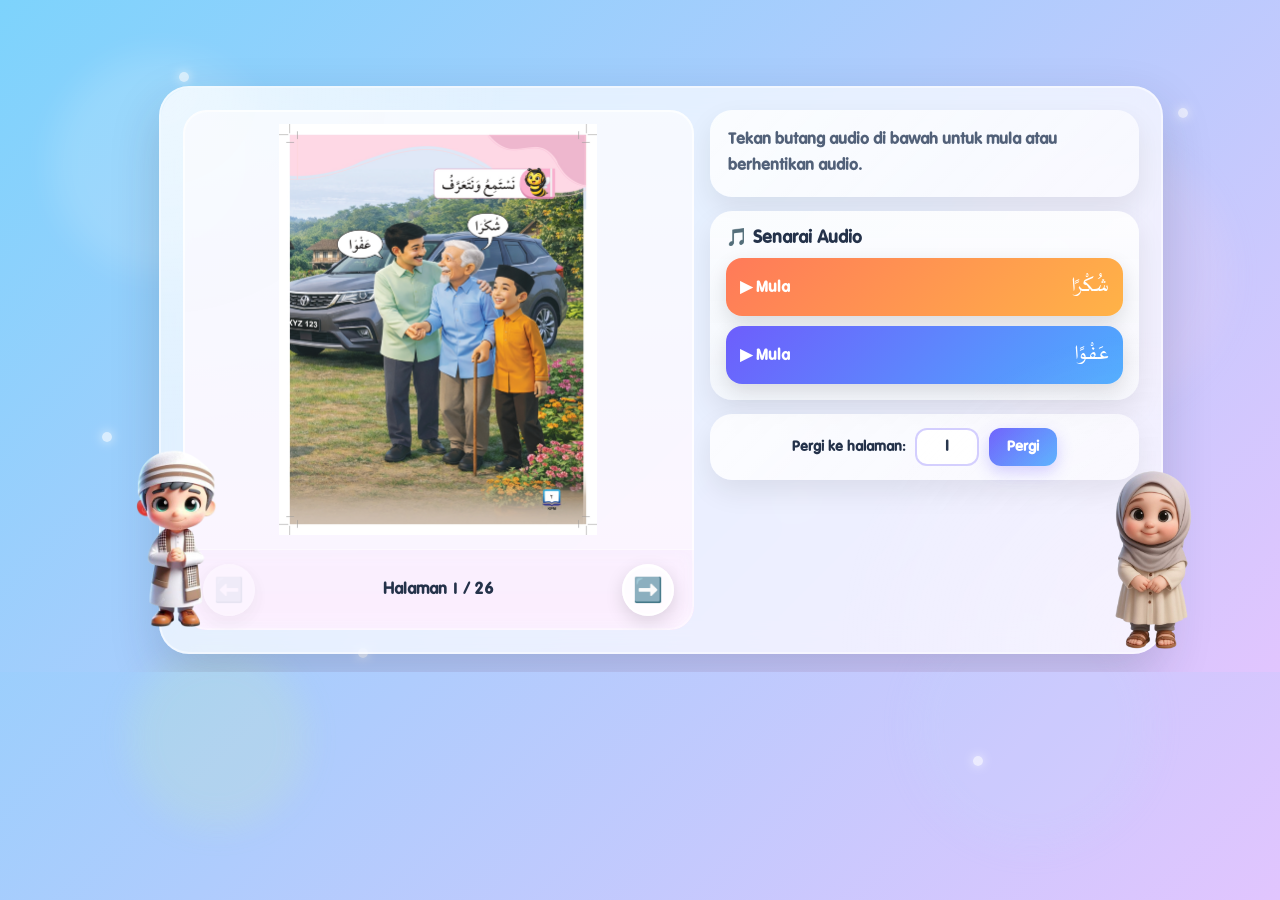
<file: pages/book.html>
<!DOCTYPE html>
<html lang="ms">
<head>
  <meta charset="UTF-8" />
  <meta name="viewport" content="width=device-width, initial-scale=1.0" />
  <title>Halaman Interaktif Audio</title>

  <style>
    @font-face {
      font-family: 'Azim';
      src: url('../fonts/Azim.otf') format('opentype');
      font-display: swap;
    }
    @font-face {
      font-family: 'SakkalMajalla';
      src: url('../fonts/Sakkal-Majalla-Regular.ttf') format('truetype');
      font-display: swap;
    }

    * { box-sizing: border-box; margin: 0; padding: 0; -webkit-tap-highlight-color: transparent; }

    :root {
      --bg1: #7dd3fc;
      --bg2: #e1c5fe;
      --bg3: #f9a8d4;
      --bg4: #fde68a;
      --text: #24324a;
      --shadow: 0 20px 50px rgba(31,41,55,0.18);
      --radius: 30px;
      --accent: #6d5efc;
      --accent2: #ff7a59;

      --boy-w:  25vmin;
      --girl-w: 14vmin;
    }

    html, body {
      width: 100%;
      min-height: 100%;
      font-family: 'Azim', "Trebuchet MS", "Segoe UI", sans-serif;
      background: linear-gradient(135deg, var(--bg1), var(--bg2), var(--bg3), var(--bg4));
      background-size: 300% 300%;
      animation: bgShift 14s ease infinite;
      overflow-x: hidden;
      color: var(--text);
    }
    @keyframes bgShift {
      0%   { background-position: 0%   50%; }
      50%  { background-position: 100% 50%; }
      100% { background-position: 0%   50%; }
    }

    body {
      position: relative;
      display: flex;
      align-items: flex-start;
      justify-content: center;
      padding: 18px 5vw;
    }

    /* ── Blobs ── */
    .blob { position:fixed; border-radius:50%; filter:blur(16px); opacity:.14; pointer-events:none; animation:floatBlob linear infinite; z-index:0; }
    .blob.b1 { width:220px; height:220px; background:#fff;    top:6%;   left:4%;   animation-duration:12s; }
    .blob.b2 { width:280px; height:280px; background:#ffd6e8; right:4%; top:15%;  animation-duration:16s; }
    .blob.b3 { width:180px; height:180px; background:#d9f99d; left:10%; bottom:8%;animation-duration:14s; }
    .blob.b4 { width:240px; height:240px; background:#bfdbfe; right:10%;bottom:6%;animation-duration:18s; }
    @keyframes floatBlob {
      0%   { transform:translateY(0)    translateX(0)    scale(1);    }
      25%  { transform:translateY(-18px)translateX(12px) scale(1.04); }
      50%  { transform:translateY(10px) translateX(-8px) scale(0.98); }
      75%  { transform:translateY(-10px)translateX(10px) scale(1.03); }
      100% { transform:translateY(0)    translateX(0)    scale(1);    }
    }

    /* ── Sparkles ── */
    .sparkles { position:fixed; inset:0; pointer-events:none; overflow:hidden; z-index:0; opacity:.7; }
    .sparkle {
      position:absolute; width:10px; height:10px; border-radius:50%;
      background:rgba(255,255,255,.9);
      box-shadow:0 0 10px rgba(255,255,255,.9),0 0 20px rgba(255,255,255,.5);
      animation:twinkle 3s ease-in-out infinite;
    }
    @keyframes twinkle { 0%,100%{transform:scale(.4);opacity:.2;} 50%{transform:scale(1.2);opacity:1;} }

    /* ── Clouds ── */
    .cloud-stage { position:fixed; inset:0; overflow:hidden; pointer-events:none; z-index:0; opacity:.7; }
    .cloud { position:absolute; animation-timing-function:linear; animation-iteration-count:infinite; filter:drop-shadow(0 8px 10px rgba(255,255,255,.18)); }
    .cloud img { width:100%; height:100%; object-fit:contain; display:none; }
    .cloud-fallback {
      width:100%; height:100%; border-radius:999px;
      background:rgba(255,255,255,.92); border:2px dashed rgba(178,205,255,.85);
      display:flex; align-items:center; justify-content:center; text-align:center;
      color:#8ca6c7; font-weight:900; font-size:.82rem; line-height:1.2; padding:10px;
      position:relative; overflow:visible;
    }
    .cloud-fallback::before,.cloud-fallback::after {
      content:""; position:absolute;
      background:rgba(255,255,255,.92); border:2px dashed rgba(178,205,255,.85);
      border-radius:50%; z-index:-1;
    }
    .cloud-fallback::before { width:42%; height:80%; left:10%;  top:-20%; }
    .cloud-fallback::after  { width:45%; height:85%; right:12%; top:-25%; }
    .cloud1 { width:300px; height:180px; top:7%;  left:-22%; animation:cloudMove1 28s linear infinite; }
    .cloud2 { width:200px; height:93px;  top:18%; left:-18%; animation:cloudMove2 34s linear infinite; }
    .cloud3 { width:290px; height:150px; top:12%; left:-26%; animation:cloudMove3 40s linear infinite; }
    @keyframes cloudMove1 { from{transform:translateX(0)} to{transform:translateX(145vw)} }
    @keyframes cloudMove2 { from{transform:translateX(0)} to{transform:translateX(150vw)} }
    @keyframes cloudMove3 { from{transform:translateX(0)} to{transform:translateX(155vw)} }

    /* ── App ── */
    .app {
      position: relative;
      width: 90vw;
      max-width: 90vw;
      margin: 0 auto;
      z-index: 2;
    }

    /* ── Top bar ── */
    .topbar {
      display: flex;
      justify-content: space-between;
      align-items: center;
      gap: 12px;
      margin-bottom: 18px;
      flex-wrap: wrap;
    }
    .badge {
      background:rgba(255,255,255,.7); backdrop-filter:blur(10px);
      border:2px solid rgba(255,255,255,.45); padding:10px 18px;
      border-radius:999px; font-weight:900;
      box-shadow:0 10px 24px rgba(0,0,0,.08);
    }
    .nav-btn {
      border:none; cursor:pointer; padding:12px 18px; border-radius:999px;
      font-size:1rem; font-weight:900;
      font-family:'Azim',"Trebuchet MS","Segoe UI",sans-serif;
      background:rgba(255,255,255,.82); color:var(--text);
      box-shadow:0 10px 24px rgba(0,0,0,.10);
      transition:transform .18s ease, box-shadow .18s ease;
    }
    .nav-btn:hover   { transform:translateY(-2px) scale(1.02); }
    .nav-btn:active  { transform:scale(.98); }
    .nav-btn:disabled{ opacity:.5; cursor:not-allowed; transform:none; }

    /* ══════════════════════════════════════════════
       STAGE
    ══════════════════════════════════════════════ */
    .stage {
      position: relative;
      padding-left:  calc(var(--boy-w)  * 0.42);
      padding-right: calc(var(--girl-w) * 0.42);
    }

    /* ── Characters ── */
    .char-outside {
      position: absolute;
      bottom: 0;
      z-index: 4;
      pointer-events: none;
    }
    .char-outside.left {
      width: var(--boy-w);
      left: 0;
    }
    .char-outside.right {
      width: var(--girl-w);
      right: 0;
    }
    .char-outside img {
      width: 100%;
      height: auto;
      object-fit: contain;
      display: none;
      transform-origin: center bottom;
      animation: characterAlive 2.8s ease-in-out infinite;
    }
    .char-outside.right img { animation-delay: .8s; }
    .char-outside-placeholder {
      width: 100%;
      height: calc(var(--boy-w) * 2.5);
      border-radius: 18px;
      background: rgba(255,255,255,.46);
      border: 2px dashed rgba(255,255,255,.8);
      color: #6b8eb7;
      font-weight: 900;
      font-size: max(.5rem, 1.2vmin);
      line-height: 1.3;
      display: flex;
      align-items: center;
      justify-content: center;
      text-align: center;
      padding: 6px;
      font-family: 'Azim',"Trebuchet MS","Segoe UI",sans-serif;
    }
    .char-outside.right .char-outside-placeholder {
      height: calc(var(--girl-w) * 2.5);
    }
    @keyframes characterAlive {
      0%,100% { transform:translateY(0);    }
      25%      { transform:translateY(-3px); }
      50%      { transform:translateY(-9px); }
      75%      { transform:translateY(-4px); }
    }

    /* ══════════════════════════════════════════════
       PAGE CARD
    ══════════════════════════════════════════════ */
    .page-card {
      position: relative;
      background: rgba(255,255,255,.70);
      backdrop-filter: blur(14px);
      border: 2px solid rgba(255,255,255,.45);
      border-radius: var(--radius);
      box-shadow: var(--shadow);
      padding: clamp(14px,2.5vw,22px);
      animation: pagePop .6s ease;
    }
    @keyframes pagePop {
      from { transform:translateY(18px) scale(.985); opacity:0; }
      to   { transform:translateY(0)    scale(1);    opacity:1; }
    }
    .page-card::before {
      content:""; position:absolute; inset:0; pointer-events:none;
      background:
        radial-gradient(circle at top left,    rgba(255,255,255,.38), transparent 30%),
        radial-gradient(circle at bottom right,rgba(255,255,255,.28), transparent 28%);
      border-radius: var(--radius);
    }

    .outer-grid { display: block; }

    /* ══════════════════════════════════════════════
       CONTENT GRID — 2 kolum utama
    ══════════════════════════════════════════════ */
    .content-col {
      display: grid;
      grid-template-columns: minmax(0,1.05fr) minmax(280px,.88fr);
      gap: 16px;
      align-items: stretch;
    }

    /* ── Visual Panel (Gambar) ── */
    .visual-panel {
      position: relative;
      border-radius: 24px;
      overflow: hidden;
      background: linear-gradient(180deg,rgba(219,234,254,.72) 0%,rgba(245,208,254,.72) 100%);
      box-shadow: inset 0 0 0 2px rgba(255,255,255,.7);
      display: flex;
      flex-direction: column;
      align-items: stretch;
      justify-content: space-between;
      /* Desktop: match side panel height naturally */
      min-height: 520px;
    }

    /* ── Gambar utama dalam visual panel ── */
    .visual-image-wrapper {
      position: relative;
      flex: 1 1 0;
      width: 100%;
      /* Ensure the wrapper has a measurable height so absolute children work */
      min-height: 0;
    }
    .main-image {
      position: absolute;
      inset: 0;
      width: 100%;
      height: 100%;
      object-fit: contain;
      object-position: center;
      display: none;
      background: rgba(255,255,255,.72);
      padding: 14px;
    }
    .image-placeholder {
      position: absolute;
      inset: 0;
      display: flex;
      align-items: center;
      justify-content: center;
      text-align: center;
      padding: 24px;
      font-size: clamp(1rem,2vw,1.25rem);
      font-weight: 900;
      color: #475569;
      background: linear-gradient(135deg,rgba(255,255,255,.24),rgba(255,255,255,.05));
      font-family: 'Azim',"Trebuchet MS","Segoe UI",sans-serif;
    }
    .placeholder-box {
      background: rgba(255,255,255,.72);
      border: 2px dashed #bfd6ff;
      border-radius: 22px;
      padding: 22px 18px;
      max-width: 380px;
      line-height: 1.5;
    }

    /* ══════════════════════════════════════════════
       NAVIGATION BAR — di bawah gambar (dalam visual panel)
    ══════════════════════════════════════════════ */
    .nav-bar {
      width: 100%;
      display: flex;
      align-items: center;
      justify-content: center;
      gap: 16px;
      padding: 14px 20px;
      background: rgba(255,255,255,0.55);
      backdrop-filter: blur(8px);
      border-top: 1.5px solid rgba(255,255,255,0.6);
      border-radius: 0 0 24px 24px;
      flex-shrink: 0;
    }

    /* ── Butang emoji kiri / kanan ── */
    .nav-arrow-btn {
      width: 52px;
      height: 52px;
      border-radius: 50%;
      border: 2.5px solid rgba(255,255,255,0.9);
      background: rgba(255,255,255,0.82);
      box-shadow: 0 6px 18px rgba(0,0,0,0.13), inset 0 1px 0 rgba(255,255,255,0.9);
      cursor: pointer;
      font-size: 1.5rem;
      display: flex;
      align-items: center;
      justify-content: center;
      transition: transform 0.18s ease, box-shadow 0.18s ease, background 0.18s ease;
      flex-shrink: 0;
      user-select: none;
    }
    .nav-arrow-btn:hover:not(:disabled) {
      transform: translateY(-3px) scale(1.08);
      box-shadow: 0 10px 24px rgba(0,0,0,0.18);
      background: rgba(255,255,255,0.96);
    }
    .nav-arrow-btn:active:not(:disabled) {
      transform: scale(0.93);
      box-shadow: 0 3px 10px rgba(0,0,0,0.12);
    }
    .nav-arrow-btn:disabled {
      opacity: 0.38;
      cursor: not-allowed;
      transform: none;
    }

    /* ── Page badge dalam nav bar ── */
    .nav-page-badge {
      flex: 1;
      text-align: center;
      font-weight: 900;
      font-size: clamp(0.8rem, 1.8vw, 1rem);
      color: var(--text);
      font-family: 'Azim',"Trebuchet MS","Segoe UI",sans-serif;
      white-space: nowrap;
    }

    /* ── Side panel ── */
    .side-panel { display:flex; flex-direction:column; gap:14px; min-width:0; }

    .title-box {
      background:linear-gradient(135deg,rgba(255,255,255,.82),rgba(255,255,255,.58));
      border-radius:22px; padding:18px;
      box-shadow:0 12px 28px rgba(0,0,0,.08);
    }
    .mini-label {
      display:inline-block; background:#fff1b8; color:#8a5500;
      font-weight:900; font-size:.85rem; padding:8px 12px;
      border-radius:999px; margin-bottom:10px;
      font-family:'Azim',"Trebuchet MS","Segoe UI",sans-serif;
    }
    .page-title {
      font-size:clamp(1.7rem,3vw,2.6rem); line-height:1.1;
      font-weight:1000; margin-bottom:8px;
      font-family:'Azim',"Trebuchet MS","Segoe UI",sans-serif;
    }
    .page-subtitle {
      font-size:1rem; line-height:1.6; color:#526179; font-weight:700;
      font-family:'Azim',"Trebuchet MS","Segoe UI",sans-serif;
    }

    /* ── Audio panel ── */
    .audio-panel {
      background:linear-gradient(180deg,rgba(255,255,255,.84),rgba(248,250,252,.72));
      border-radius:22px; padding:16px;
      box-shadow:0 12px 28px rgba(0,0,0,.08);
      display:flex; flex-direction:column; gap:10px;
    }
    .audio-heading { font-size:1.1rem; font-weight:1000; font-family:'Azim',"Trebuchet MS","Segoe UI",sans-serif; }
    #audioList { display:flex; flex-direction:column; gap:10px; }

    .audio-btn {
      width:100%; border:none; cursor:pointer; border-radius:16px;
      padding:13px 14px; font-size:.97rem; font-weight:900;
      font-family:'Azim',"Trebuchet MS","Segoe UI",sans-serif;
      color:white; transition:transform .18s ease,filter .18s ease, box-shadow .18s ease;
      box-shadow:0 8px 20px rgba(0,0,0,.12);
      display:flex; justify-content:space-between; align-items:center; gap:10px;
    }
    .audio-btn:hover  { transform:translateY(-2px); filter:brightness(1.06); box-shadow:0 12px 28px rgba(0,0,0,.18); }
    .audio-btn:active { transform:scale(.97); filter:brightness(.96); }
    .audio-btn.playing{ outline:3px solid rgba(255,255,255,.75); filter:brightness(1.08); }
    .audio-btn.a1 { background:linear-gradient(135deg,#ff7a59,#ffb347); }
    .audio-btn.a2 { background:linear-gradient(135deg,#6d5efc,#4facfe); }
    .audio-btn.a3 { background:linear-gradient(135deg,#22c55e,#84cc16); }
    .audio-btn.a4 { background:linear-gradient(135deg,#f43f5e,#fb7185); }
    .audio-btn.a5 { background:linear-gradient(135deg,#14b8a6,#2dd4bf); }
    .audio-btn.a6 { background:linear-gradient(135deg,#f59e0b,#fbbf24); }

    .audio-action { flex-shrink:0; white-space:nowrap; }
    .audio-label  { flex:1; text-align:right; line-height:1.35; }
    .audio-label.is-arabic {
      font-family:'SakkalMajalla',serif; direction:rtl; unicode-bidi:plaintext;
      text-align:right; font-size:1.6rem; font-weight:400; line-height:1.25;
    }

    /* ══════════════════════════════════════════════
       PAGE JUMP — di bawah audio panel
    ══════════════════════════════════════════════ */
    .page-jump-panel {
      background: linear-gradient(135deg,rgba(255,255,255,.82),rgba(255,255,255,.58));
      border-radius: 22px;
      padding: 14px 16px;
      box-shadow: 0 12px 28px rgba(0,0,0,.08);
      display: flex;
      align-items: center;
      justify-content: center;
      gap: 10px;
    }
    .page-jump-label {
      font-size: .88rem;
      font-weight: 900;
      color: var(--text);
      white-space: nowrap;
      font-family: 'Azim',"Trebuchet MS","Segoe UI",sans-serif;
      flex-shrink: 0;
    }
    .page-input {
      width: 64px;
      height: 38px;
      padding: 0 10px;
      font-size: .95rem;
      font-weight: 800;
      text-align: center;
      border-radius: 12px;
      border: 2px solid rgba(109,94,252,0.3);
      background: rgba(255,255,255,0.9);
      color: var(--text);
      font-family: 'Azim',"Trebuchet MS","Segoe UI",sans-serif;
      transition: border-color 0.2s ease, box-shadow 0.2s ease;
      outline: none;
      /* hide arrows on number input */
      -moz-appearance: textfield;
      appearance: textfield;
    }
    .page-input::-webkit-inner-spin-button,
    .page-input::-webkit-outer-spin-button { -webkit-appearance: none; margin: 0; }
    .page-input:focus {
      border-color: var(--accent);
      box-shadow: 0 0 0 3px rgba(109,94,252,0.18);
    }
    .jump-btn {
      height: 38px;
      padding: 0 18px;
      font-size: .9rem;
      font-weight: 900;
      border-radius: 12px;
      background: linear-gradient(135deg, #6d5efc, #4facfe);
      color: white;
      border: none;
      cursor: pointer;
      font-family: 'Azim',"Trebuchet MS","Segoe UI",sans-serif;
      box-shadow: 0 6px 16px rgba(109,94,252,0.3);
      transition: transform 0.18s ease, box-shadow 0.18s ease, filter 0.18s ease;
      white-space: nowrap;
    }
    .jump-btn:hover {
      transform: translateY(-2px) scale(1.03);
      box-shadow: 0 10px 22px rgba(109,94,252,0.38);
      filter: brightness(1.06);
    }
    .jump-btn:active {
      transform: scale(0.96);
      box-shadow: 0 4px 10px rgba(109,94,252,0.22);
    }
    .jump-btn:disabled {
      opacity: 0.45;
      cursor: not-allowed;
      transform: none;
    }

    /* ══════════════════════════════════════════════
       RESPONSIVE
    ══════════════════════════════════════════════ */

    /* Tablet — single column, image fills width */
    @media (max-width: 960px) {
      .content-col  { grid-template-columns: 1fr; }
      /* On single-column layout the panel must have an explicit height
         because flex: 1 has nothing to stretch against */
      .visual-panel        { min-height: 60vw; max-height: 520px; }
      .visual-image-wrapper{ min-height: 0; height: 100%; }
      .topbar       { justify-content: center; }
      .stage { padding: 0 calc(var(--boy-w) * 0.3); }
    }

    /* Small tablet */
    @media (max-width: 680px) {
      :root { --boy-w: 15vmin; --girl-w: 12vmin; }
      .visual-panel { min-height: 65vw; max-height: none; }
      .nav-arrow-btn { width: 46px; height: 46px; font-size: 1.3rem; }
    }

    /* Phone */
    @media (max-width: 480px) {
      :root { --boy-w: 12vmin; --girl-w: 10vmin; }
      .char-outside { display: none; }
      .stage { padding: 0; }
      body  { padding: 12px 5vw; }
      .topbar { justify-content: center; }
      .badge  { width:100%; text-align:center; }
      .topbar > .nav-btn:not(.jump-btn) { width:100%; text-align:center; }
      /* Image fills nearly the full viewport width on phones */
      .visual-panel        { min-height: 75vw; max-height: none; }
      .visual-image-wrapper{ height: 100%; }
      .main-image          { padding: 8px; }
      .audio-btn           { font-size: .9rem; padding: 11px 10px; }
      .audio-label.is-arabic { font-size: 1.3rem; }

      .nav-arrow-btn  { width: 42px; height: 42px; font-size: 1.2rem; }
      .nav-page-badge { font-size: .78rem; }
      .nav-bar        { padding: 10px 14px; gap: 10px; }

      .page-jump-panel { padding: 12px 14px; gap: 8px; }
      .page-input  { width: 52px; height: 34px; font-size: .88rem; }
      .jump-btn    { height: 34px; padding: 0 14px; font-size: .85rem; }
      .page-jump-label { font-size: .8rem; }
    }
  </style>
</head>
<body>

  <div class="blob b1"></div>
  <div class="blob b2"></div>
  <div class="blob b3"></div>
  <div class="blob b4"></div>

  <div class="sparkles">
    <span class="sparkle" style="top:8%;  left:14%; animation-delay:0s;  "></span>
    <span class="sparkle" style="top:16%; left:52%; animation-delay:.8s; "></span>
    <span class="sparkle" style="top:28%; left:82%; animation-delay:1.2s;"></span>
    <span class="sparkle" style="top:48%; left:8%;  animation-delay:.6s; "></span>
    <span class="sparkle" style="top:55%; left:62%; animation-delay:1.7s;"></span>
    <span class="sparkle" style="top:72%; left:28%; animation-delay:.9s; "></span>
    <span class="sparkle" style="top:84%; left:76%; animation-delay:1.4s;"></span>
    <span class="sparkle" style="top:12%; left:92%; animation-delay:2s;  "></span>
  </div>

  <div class="cloud-stage">
    <div class="cloud cloud1">
      <div class="cloud-fallback" id="cloudFallback1">LETAK<br>AWAN 1</div>
      <img id="cloudImg1" alt="Awan 1">
    </div>
    <div class="cloud cloud2">
      <div class="cloud-fallback" id="cloudFallback2">LETAK<br>AWAN 2</div>
      <img id="cloudImg2" alt="Awan 2">
    </div>
    <div class="cloud cloud3">
      <div class="cloud-fallback" id="cloudFallback3">LETAK<br>AWAN 3</div>
      <img id="cloudImg3" alt="Awan 3">
    </div>
  </div>

  <div class="app"> <br><br><br><br>
    <div class="stage">

      <!-- BOY — kiri -->
      <div class="char-outside left" id="charOutsideLeft">
        <div class="char-outside-placeholder" id="leftCharPlaceholder">LETAK<br>BOY</div>
        <img id="leftCharImg" alt="Boy Character">
      </div>

      <!-- GIRL — kanan -->
      <div class="char-outside right" id="charOutsideRight">
        <div class="char-outside-placeholder" id="rightCharPlaceholder">LETAK<br>GIRL</div>
        <img id="rightCharImg" alt="Girl Character">
      </div>

      <section class="page-card">
        <div class="outer-grid">
          <div class="content-col">

            <!-- ══ KOLUM KIRI: Gambar + Nav bar ══ -->
            <div class="visual-panel">
              <div class="visual-image-wrapper">
                <img class="main-image" id="mainImage" alt="Gambar halaman">
                <div class="image-placeholder" id="imagePlaceholder">
                  <div class="placeholder-box">
                    LETAK GAMBAR PAGE DI SINI<br><br>
                    Contoh: <strong>../assets/pages/page1.jpg</strong>
                  </div>
                </div>
              </div>

              <!-- Nav bar: ⬅ badge ➡ -->
              <div class="nav-bar">
                <button class="nav-arrow-btn" id="prevBtn" type="button" aria-label="Halaman sebelum">⬅️</button>
                <div class="nav-page-badge" id="pageBadge">Halaman 1 / 24</div>
                <button class="nav-arrow-btn" id="nextBtn" type="button" aria-label="Halaman seterusnya">➡️</button>
              </div>
            </div>

            <!-- ══ KOLUM KANAN: Tajuk + Audio + Jump ══ -->
            <div class="side-panel">
              <div class="title-box">
                <!-- <span class="mini-label">INTERAKTIF AUDIO</span> -->
                <p class="page-subtitle" id="pageSubtitle">
                  Tekan butang audio di bawah untuk mula atau berhentikan audio.
                </p>
              </div>

              <div class="audio-panel">
                <div class="audio-heading">🎵 Senarai Audio</div>
                <div id="audioList"></div>
              </div>

              <!-- Jump ke halaman — di bawah audio -->
              <div class="page-jump-panel">
                <span class="page-jump-label">Pergi ke halaman:</span>
                <input
                  id="pageInput"
                  class="page-input"
                  type="number"
                  min="1"
                  max="24"
                  inputmode="numeric"
                  placeholder="—"
                  aria-label="Nombor halaman"
                />
                <button class="jump-btn" id="jumpBtn" type="button">Pergi</button>
              </div>
            </div>

          </div><!-- /content-col -->
        </div><!-- /outer-grid -->
      </section>

    </div><!-- /stage -->
  </div><!-- /app -->

  <audio id="player" preload="auto"></audio>

  <script>
    const BOOK_PAGES = [
      { pageNumber:2,  
        image:"../assets/pages/ms2.jpg",
        leftCharacter:"../assets/images/boy.png", rightCharacter:"../assets/images/girl.png",
        clouds:["../assets/images/awan.png","../assets/images/awan.png","../assets/images/awan.png"],
        audios:[{label:"شُكْرًا",file:"../assets/audiovo/ms2-syukran.mp3",show:true},{label:"عَفْوًا",file:"../assets/audiovo/ms2-afwan.mp3",show:true}]
      },
      { pageNumber:3,  
        image:"../assets/pages/ms3.jpg",
        leftCharacter:"../assets/images/boy.png", rightCharacter:"../assets/images/girl.png",
        clouds:["../assets/images/awan.png","../assets/images/awan.png","../assets/images/awan.png"],
        audios:[{label:"أُمٌّ",file:"../assets/audiovo/ms3-ummun.mp3",show:true},{label:"جَدَّةٌ",file:"../assets/audiovo/ms3-jaddatun.mp3",show:true},{label:"أُخْتٌ",file:"../assets/audiovo/ms3-ukhtun.mp3",show:true}]
      },
      { pageNumber:6,  
        image:"../assets/pages/ms6.jpg",
        leftCharacter:"../assets/images/boy.png", rightCharacter:"../assets/images/girl.png",
        clouds:["../assets/images/awan.png","../assets/images/awan.png","../assets/images/awan.png"],
        audios:[{label:"ج د",file:"../assets/audiovo/ms6-kalimah-jimdal.mp3",show:true}]
      },
      { pageNumber:13, 
        image:"../assets/pages/ms13.jpg",
        leftCharacter:"../assets/images/boy.png", rightCharacter:"../assets/images/girl.png",
        clouds:["../assets/images/awan.png","../assets/images/awan.png","../assets/images/awan.png"],
        audios:[{label:"هٰذَا أَبٌ",file:"../assets/audiovo/ms13-01-LK-1kali.mp3",show:true},{label:"هٰذَا جَدٌّ",file:"../assets/audiovo/ms13-02-L-1kali.mp3",show:true},{label:"هٰذَا أَخٌ",file:"../assets/audiovo/ms13-03-PR-1kali.mp3",show:true}]
      },
      { pageNumber:14, 
        image:"../assets/pages/ms14.jpg",
        leftCharacter:"../assets/images/boy.png", rightCharacter:"../assets/images/girl.png",
        clouds:["../assets/images/awan.png","../assets/images/awan.png","../assets/images/awan.png"],
        audios:[{label:"هَذِهِ أُمٌّ",file:"../assets/audiovo/ms14-01-PR-1kali.mp3",show:true},{label:"هَذِهِ جَدَّةٌ",file:"../assets/audiovo/ms14-02-PR-1kali.mp3",show:true},{label:"هَذِهِ أُخْتٌ",file:"../assets/audiovo/ms14-03-LK-1kali.mp3",show:true}]
      },
      { pageNumber:17,
        image:"../assets/pages/ms17.jpg",
        leftCharacter:"../assets/images/boy.png", rightCharacter:"../assets/images/girl.png",
        clouds:["../assets/images/awan.png","../assets/images/awan.png","../assets/images/awan.png"],
        audios:[{label:"وَاحِدٌ",file:"../assets/audiovo/ms17-wahidun.mp3",show:true},{label:"اِثْنَانِ",file:"../assets/audiovo/ms17-isnani.mp3",show:true}]
      },
      { pageNumber:21,
        image:"../assets/pages/ms21.jpg",
        leftCharacter:"../assets/images/boy.png", rightCharacter:"../assets/images/girl.png",
        clouds:["../assets/images/awan.png","../assets/images/awan.png","../assets/images/awan.png"],
        audios:[{label:"Nyanyian Ahli Keluarga",file:"../assets/audiovo/ms21-laguHAZAUSRATI.mp3",show:true}]
      },
      { pageNumber:24, 
        image:"../assets/pages/ms24.jpg",
        leftCharacter:"../assets/images/boy.png", rightCharacter:"../assets/images/girl.png",
        clouds:["../assets/images/awan.png","../assets/images/awan.png","../assets/images/awan.png"],
        audios:[{label:"قِيَامًا",file:"../assets/audiovo/ms24-qiyam.mp3",show:true},{label:"مُعَلِّمٌ",file:"../assets/audiovo/ms24-mualimun.mp3",show:true},{label:"تِلْمِيذٌ",file:"../assets/audiovo/ms24-tilmizun.mp3",show:true}]
      },
      { pageNumber:25, 
        image:"../assets/pages/ms25.jpg",
        leftCharacter:"../assets/images/boy.png", rightCharacter:"../assets/images/girl.png",
        clouds:["../assets/images/awan.png","../assets/images/awan.png","../assets/images/awan.png"],
        audios:[{label:"جُلُوسًا",file:"../assets/audiovo/ms25-julusan.mp3",show:true},{label:"مُعَلِّمَةٌ",file:"../assets/audiovo/ms25-mualimatun.mp3",show:true},{label:"تِلْمِيذَةٌ",file:"../assets/audiovo/ms25-tilmizatun.mp3",show:true}]
      },
      { pageNumber:28, 
        image:"../assets/pages/ms28.jpg",
        leftCharacter:"../assets/images/boy.png", rightCharacter:"../assets/images/girl.png",
        clouds:["../assets/images/awan.png","../assets/images/awan.png","../assets/images/awan.png"],
        audios:[{label:"ا ت",file:"../assets/audiovo/ms28-kalimahaliftaa-1kali.mp3",show:true}]
      },
      { pageNumber:43, 
        image:"../assets/pages/ms43.jpg",
        leftCharacter:"../assets/images/boy.png", rightCharacter:"../assets/images/girl.png",
        clouds:["../assets/images/awan.png","../assets/images/awan.png","../assets/images/awan.png"],
        audios:[{label:"Nyanyian Ahli Warga Sekolah",file:"../assets/audiovo/ms43-SOBAHULKHAIR.mp3",show:true}]
      },
      { pageNumber:46, 
        image:"../assets/pages/ms46.jpg",
        leftCharacter:"../assets/images/boy.png", rightCharacter:"../assets/images/girl.png",
        clouds:["../assets/images/awan.png","../assets/images/awan.png","../assets/images/awan.png"],
        audios:[{label:"اِنْتَبِهُوا، حَسَنًا",file:"../assets/audiovo/ms46-01.mp3",show:true},{label:"كُرْسِيٌّ",file:"../assets/audiovo/ms46-kursiyyun.mp3",show:true},{label:"مَكْتَبٌ",file:"../assets/audiovo/ms46-maktabun.mp3",show:true},{label:"بَابٌ",file:"../assets/audiovo/ms46-baabun.mp3",show:true}]
      },
      { pageNumber:47, 
        image:"../assets/pages/ms47.jpg",
        leftCharacter:"../assets/images/boy.png", rightCharacter:"../assets/images/girl.png",
        clouds:["../assets/images/awan.png","../assets/images/awan.png","../assets/images/awan.png"],
        audios:[{label:"اِسْتَمِعُوا جَيِّدًا",file:"../assets/audiovo/ms47-istamiujayyida.mp3",show:true},{label:"نَافِذَةٌ",file:"../assets/audiovo/ms47-nafizatun.mp3",show:true},{label:"سَبُّورَةٌ",file:"../assets/audiovo/ms47-sabburotun.mp3",show:true},{label:"مِمْسَحَةٌ",file:"../assets/audiovo/ms47-mimsahatun.mp3",show:true}]
      },
      { pageNumber:50, 
        image:"../assets/pages/ms50.jpg",
        leftCharacter:"../assets/images/boy.png", rightCharacter:"../assets/images/girl.png",
        clouds:["../assets/images/awan.png","../assets/images/awan.png","../assets/images/awan.png"],
        audios:[{label:"ك ن",file:"../assets/audiovo/ms49-kalimahkafnun-1kali.mp3",show:true}]
      },
      { pageNumber:57, 
        image:"../assets/pages/ms57.jpg",
        leftCharacter:"../assets/images/boy.png", rightCharacter:"../assets/images/girl.png",
        clouds:["../assets/images/awan.png","../assets/images/awan.png","../assets/images/awan.png"],
        audios:[{label:"هٰذَا بَابٌ",file:"../assets/audiovo/ms57-01-hazaababun.mp3",show:true},{label:"هٰذَا مَكْتَبٌ",file:"../assets/audiovo/ms57-02-hazamaktabun.mp3",show:true},{label:"هٰذَا كُرْسِيٌّ",file:"../assets/audiovo/ms57-03-hazakursiyun.mp3",show:true}]
      },
      { pageNumber:58, 
        image:"../assets/pages/ms58.jpg",
        leftCharacter:"../assets/images/boy.png", rightCharacter:"../assets/images/girl.png",
        clouds:["../assets/images/awan.png","../assets/images/awan.png","../assets/images/awan.png"],
        audios:[{label:"هٰذِهِ سَبُّورَةٌ",file:"../assets/audiovo/ms58-01-hazisabburatun.mp3",show:true},{label:"هٰذِهِ مِمْسَحَةٌ",file:"../assets/audiovo/ms58-02-hazihimimsahatun.mp3",show:true},{label:"هٰذِهِ نَافِذَةٌ",file:"../assets/audiovo/ms58-03-hazihinaafizatun.mp3",show:true}]
      },
      { pageNumber:59, 
        leftCharacter:"../assets/images/boy.png", rightCharacter:"../assets/images/girl.png",
        clouds:["../assets/images/awan.png","../assets/images/awan.png","../assets/images/awan.png"],
        audios:[{label:"Dialog",file:"../assets/audiovo/ms59-01-1kali.mp3",show:true}]
      },
      { pageNumber:60, 
        leftCharacter:"../assets/images/boy.png", rightCharacter:"../assets/images/girl.png",
        clouds:["../assets/images/awan.png","../assets/images/awan.png","../assets/images/awan.png"],
        audios:[{label:"Dialog",file:"../assets/audiovo/ms60-01-1kali.mp3",show:true}]
      },
      { pageNumber:61,
        image:"../assets/pages/ms61.jpg",
        leftCharacter:"../assets/images/boy.png", rightCharacter:"../assets/images/girl.png",
        clouds:["../assets/images/awan.png","../assets/images/awan.png","../assets/images/awan.png"],
        audios:[{label:"خَمْسَةٌ",file:"../assets/audiovo/ms61-khomsah5.mp3",show:true},{label:"سِتَّةٌ",file:"../assets/audiovo/ms61-sittatun6.mp3",show:true},{label:"سَبْعَةٌ",file:"../assets/audiovo/ms61-sabatun7.mp3",show:true}]
      },
      { pageNumber:68,
        image:"../assets/pages/ms68.jpg",
        leftCharacter:"../assets/images/boy.png", rightCharacter:"../assets/images/girl.png",
        clouds:["../assets/images/awan.png","../assets/images/awan.png","../assets/images/awan.png"],
        audios:[{label:"مِسْطَرَةٌ",file:"../assets/audiovo/ms68-mistorotun.mp3",show:true},{label:"مِبْرَاةٌ",file:"../assets/audiovo/ms68-mimbrotun.mp3",show:true},{label:"مِمْحَاةٌ",file:"../assets/audiovo/ms68-mimhatun.mp3",show:true}]
      },
      { pageNumber:69, 
        image:"../assets/pages/ms69.jpg",
        leftCharacter:"../assets/images/boy.png", rightCharacter:"../assets/images/girl.png",
        clouds:["../assets/images/awan.png","../assets/images/awan.png","../assets/images/awan.png"],
        audios:[{label:"قَلَمٌ",file:"../assets/audiovo/ms69-kolamun.mp3",show:true},{label:"كِتَابٌ",file:"../assets/audiovo/ms69-kitaabun.mp3",show:true},{label:"حَقِيبَةٌ",file:"../assets/audiovo/ms69-haqibatun.mp3",show:true}]
      },
      { pageNumber:79,
        image:"../assets/pages/ms79.jpg",
        leftCharacter:"../assets/images/boy.png", rightCharacter:"../assets/images/girl.png",
        clouds:["../assets/images/awan.png","../assets/images/awan.png","../assets/images/awan.png"],
        audios:[{label:"هٰذَا كِتَابٌ، هٰذِهِ حَقِيبَةٌ",file:"../assets/audiovo/ms79-01-1kali.mp3",show:true}]
      },
      { pageNumber:80, image:"../assets/pages/ms80.jpg",
        leftCharacter:"../assets/images/boy.png", rightCharacter:"../assets/images/girl.png",
        clouds:["../assets/images/awan.png","../assets/images/awan.png","../assets/images/awan.png"],
        audios:[{label:"Dialog",file:"../assets/audiovo/ms80-01-1kali.mp3",show:true}]
      },
      { pageNumber:81, image:"../assets/pages/ms81.jpg",
        leftCharacter:"../assets/images/boy.png", rightCharacter:"../assets/images/girl.png",
        clouds:["../assets/images/awan.png","../assets/images/awan.png","../assets/images/awan.png"],
        audios:[{label:"Dialog",file:"../assets/audiovo/ms81-01.mp3",show:true}]
      },
      { pageNumber:82, image:"../assets/pages/ms82.jpg",
        leftCharacter:"../assets/images/boy.png", rightCharacter:"../assets/images/girl.png",
        clouds:["../assets/images/awan.png","../assets/images/awan.png","../assets/images/awan.png"],
        audios:[{label:"Dialog",file:"../assets/audiovo/ms82-01.mp3",show:true}]
      },
      { pageNumber:83,
        image:"../assets/pages/ms83.jpg",
        leftCharacter:"../assets/images/boy.png", rightCharacter:"../assets/images/girl.png",
        clouds:["../assets/images/awan.png","../assets/images/awan.png","../assets/images/awan.png"],
        audios:[{label:"ثَمَانِيَةٌ",file:"../assets/audiovo/ms83-samaaniatun8.mp3",show:true},{label:"تِسْعَةٌ",file:"../assets/audiovo/ms83-tisaatun9.mp3",show:true},{label:"عَشَرَةٌ",file:"../assets/audiovo/ms83-asyarotun10.mp3",show:true}]
      }
    ];

    /* ── State ── */
    let currentIndex      = 0;
    let currentAudioIndex = -1;
    let isPaused          = false;

    /* ── DOM ── */
    const pageBadge        = document.getElementById("pageBadge");
    const pageSubtitle     = document.getElementById("pageSubtitle");
    const mainImage        = document.getElementById("mainImage");
    const imagePlaceholder = document.getElementById("imagePlaceholder");
    const leftCharImg      = document.getElementById("leftCharImg");
    const rightCharImg     = document.getElementById("rightCharImg");
    const leftCharPH       = document.getElementById("leftCharPlaceholder");
    const rightCharPH      = document.getElementById("rightCharPlaceholder");
    const cloudImgs        = [document.getElementById("cloudImg1"), document.getElementById("cloudImg2"), document.getElementById("cloudImg3")];
    const cloudFBs         = [document.getElementById("cloudFallback1"), document.getElementById("cloudFallback2"), document.getElementById("cloudFallback3")];
    const audioListEl      = document.getElementById("audioList");
    let   audioButtons     = [];

    const prevBtn   = document.getElementById("prevBtn");
    const nextBtn   = document.getElementById("nextBtn");
    const player    = document.getElementById("player");
    const pageInput = document.getElementById("pageInput");
    const jumpBtn   = document.getElementById("jumpBtn");

    /* ── Helpers ── */
    const isArabic = t => /[\u0600-\u06FF\u0750-\u077F\u08A0-\u08FF\uFB50-\uFDFF\uFE70-\uFEFF]/.test(t || "");

    function styleLabelEl(el, text) {
      el.textContent = text;
      const ar = isArabic(text);
      el.classList.toggle("is-arabic", ar);
      el.setAttribute("dir",  ar ? "rtl" : "auto");
      el.setAttribute("lang", ar ? "ar"  : "ms");
    }

    function resetButtons() {
      audioButtons.forEach(b => {
        b.classList.remove("playing");
        const a = b.querySelector(".audio-action");
        if(a) a.textContent = "▶ Mula";
      });
    }

    function stopAudio() {
      player.pause();
      player.currentTime = 0;
      player.removeAttribute("src");
      currentAudioIndex = -1;
      isPaused = false;
      resetButtons();
    }

    function loadImg(img, ph, src) {
      if(!img) return;
      if(src && src.trim()){
        img.src = src;
        img.style.display = "block";
        if(ph) ph.style.display = "none";
        img.onerror = () => { img.style.display = "none"; if(ph) ph.style.display = "flex"; };
      } else {
        img.removeAttribute("src");
        img.style.display = "none";
        if(ph) ph.style.display = "flex";
      }
    }

    /* ── Render ── */
    function setupPage() {
      const p = BOOK_PAGES[currentIndex];
      stopAudio();

      pageSubtitle.textContent = "Tekan butang audio di bawah untuk mula atau berhentikan audio.";
      pageBadge.textContent    = `Halaman ${currentIndex + 1} / ${BOOK_PAGES.length}`;
      pageInput.value = currentIndex + 1;
      pageInput.max   = BOOK_PAGES.length;

      if(p.image && p.image.trim()){
        mainImage.src = p.image;
        mainImage.style.display = "block";
        imagePlaceholder.style.display = "none";
        mainImage.onerror = () => {
          mainImage.style.display = "none";
          imagePlaceholder.style.display = "flex";
          imagePlaceholder.innerHTML = `<div class="placeholder-box">GAMBAR TAK JUMPA<br><br>Semak path:<br><strong>${p.image}</strong></div>`;
        };
      } else {
        mainImage.removeAttribute("src");
        mainImage.style.display = "none";
        imagePlaceholder.style.display = "flex";
        imagePlaceholder.innerHTML = `<div class="placeholder-box">LETAK GAMBAR PAGE ${currentIndex + 1} DI SINI<br><br>Contoh: <strong>../assets/pages/page${currentIndex + 1}.jpg</strong></div>`;
      }

      loadImg(leftCharImg, leftCharPH, p.leftCharacter || "");
      loadImg(rightCharImg, rightCharPH, p.rightCharacter || "");

      const clouds = Array.isArray(p.clouds) ? p.clouds : ["", "", ""];
      cloudImgs.forEach((img, i) => loadImg(img, cloudFBs[i], clouds[i] || ""));

      audioListEl.innerHTML = "";
      audioButtons = [];
      (p.audios || []).filter(i => i && i.show).forEach((item, idx) => {
        const btn = document.createElement("button");
        btn.type = "button";
        btn.className = `audio-btn a${Math.min(idx + 1, 6)}`;
        btn.innerHTML = `<span class="audio-action">▶ Mula</span><span class="audio-label"></span>`;
        styleLabelEl(btn.querySelector(".audio-label"), item.label || `Perkataan ${idx + 1}`);
        btn.dataset.file = item.file || "";
        btn.addEventListener("click", () => toggleAudio(idx));
        audioListEl.appendChild(btn);
        audioButtons.push(btn);
      });

      prevBtn.disabled = currentIndex === 0;
      nextBtn.disabled = currentIndex === BOOK_PAGES.length - 1;
    }

    /* ── Audio toggle ── */
    function toggleAudio(i) {
      const btn = audioButtons[i];
      if (!btn) return;
      const file = btn.dataset.file || "";
      const act = btn.querySelector(".audio-action");
      if (!file.trim()) return;

      if (currentAudioIndex === i) {
        if (!player.paused) {
          player.pause();
          isPaused = true;
          btn.classList.remove("playing");
          act.textContent = "▶ Mula";
        } else {
          player.play().then(() => {
            isPaused = false;
            btn.classList.add("playing");
            act.textContent = "⏸ Berhenti";
          }).catch(() => {});
        }
        return;
      }

      stopAudio();
      player.src = file;
      player.load();
      player.play().then(() => {
        currentAudioIndex = i;
        isPaused = false;
        btn.classList.add("playing");
        act.textContent = "⏸ Berhenti";
      }).catch(() => stopAudio());
    }

    player.addEventListener("ended", () => {
      resetButtons();
      currentAudioIndex = -1;
      isPaused = false;
    });

    player.addEventListener("pause", () => {
      if (currentAudioIndex !== -1 && !player.ended && isPaused) {
        const b = audioButtons[currentAudioIndex];
        if (b) {
          b.classList.remove("playing");
          const a = b.querySelector(".audio-action");
          if (a) a.textContent = "▶ Mula";
        }
      }
    });

    /* ── Navigation ── */
    function goToPage(i) {
      if (i < 0 || i >= BOOK_PAGES.length) return;
      currentIndex = i;
      setupPage();
    }

    const nextPage = () => goToPage(currentIndex + 1);
    const prevPage = () => goToPage(currentIndex - 1);

    function jumpToPage() {
      const v = Number(pageInput.value);
      if (!Number.isInteger(v) || v < 1 || v > BOOK_PAGES.length) return;
      goToPage(v - 1);
    }

    prevBtn.addEventListener("click", prevPage);
    nextBtn.addEventListener("click", nextPage);
    jumpBtn.addEventListener("click", jumpToPage);
    pageInput.addEventListener("keydown", e => { if (e.key === "Enter") jumpToPage(); });

    document.addEventListener("keydown", e => {
      if (e.key === "ArrowRight") nextPage();
      if (e.key === "ArrowLeft") prevPage();
    });

    setupPage();
  </script>
</body>
</html>
</file>
